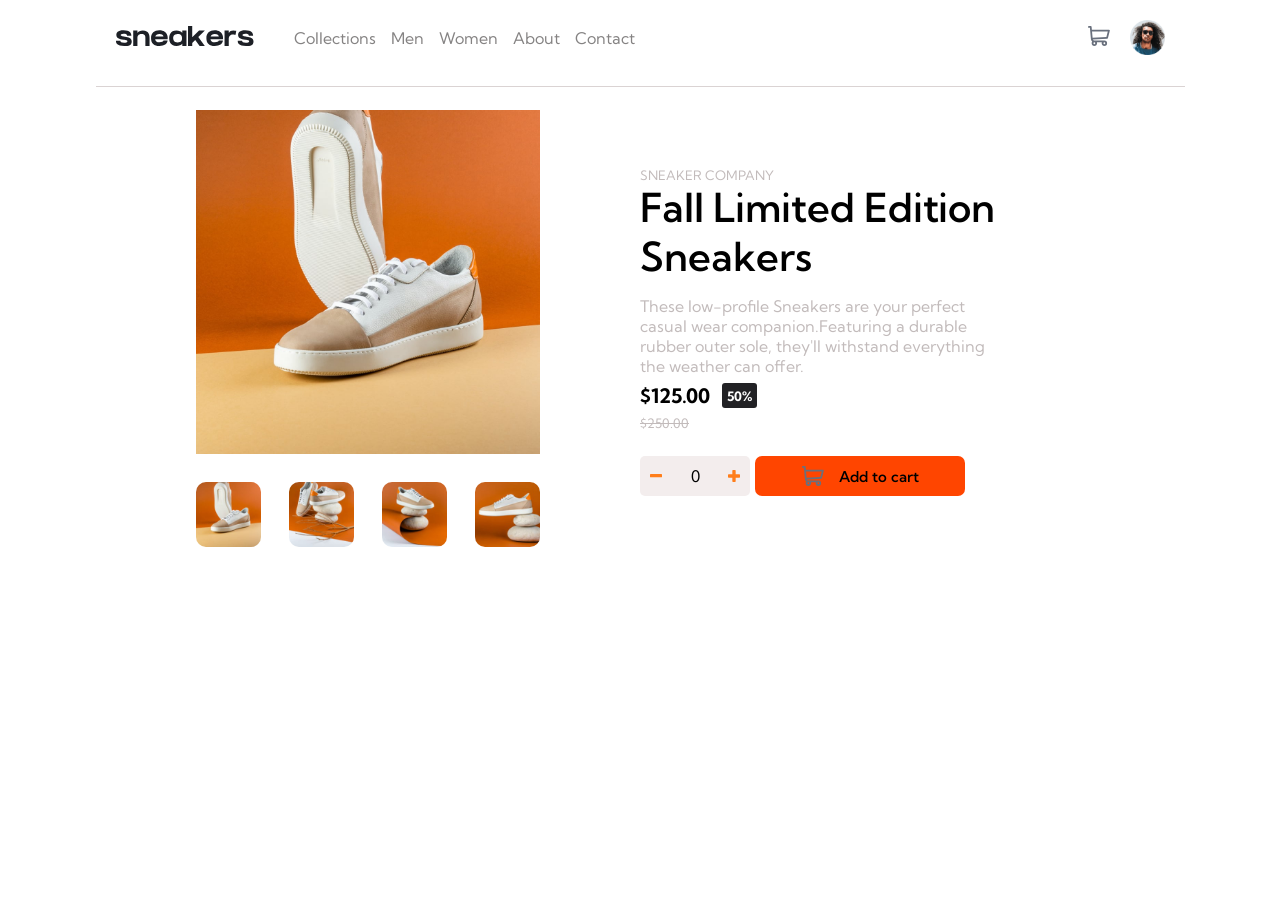
<file: index.html>
<!DOCTYPE html>
<html lang="en">
  <head>
    <meta charset="UTF-8" />
    <meta name="viewport" content="width=device-width, initial-scale=1.0" />
    <title>e-commerce</title>
    <link rel="stylesheet" href="style.css" />
  </head>
  <body>
    <div class="navigation">
      <div class="dropdown">
        <ul class="dropdownstuff">
          <li>Collections</li>
          <li>Men</li>
          <li>Women</li>
          <li>About</li>
          <li>Contact</li>
        </ul>
      </div>
      <div class="ronny">
        <img src="images/menu.svg" alt="" class="menu" />
        <img src="images/logo.svg" alt="" class="logo" />
      </div>
      <div class="navfirstpart">
        <ul class="navlist">
          <li>Collections</li>
          <li>Men</li>
          <li>Women</li>
          <li>About</li>
          <li>Contact</li>
        </ul>

        <div class="navlastpart">
          <div class="cartnigga">
            <img src="images/icon-cart.svg" alt="" class="cartlogo" />
            <div class="cartnum">5</div>
          </div>
          <img src="images/image-avatar.png" alt="" class="profilepic" />
        </div>
      </div>
      <div class="cartbox">
        <div class="pcart">cart</div>
        <div class="emptycart">Your Cart is Empty.</div>
        <div class="whole">
          <div class="insidecartbox">
            <img
              src="images/image-product-1-thumbnail.jpg"
              alt=""
              class="insidecartboximg"
            />
            <div class="ss">
              Fall Limited Edition Sneakers $<span class="price">125.00</span>
              x<span class="multiplynum"></span> $<span class="total"
                >375.00
              </span>
              <img src="images/icon-delete.svg" alt="" class="icon-delete" />
            </div>
          </div>
          <div class="checkout">Checkout</div>
        </div>
      </div>
    </div>
    <div class="fullpage">
      <div class="firstdiv">
        <div class="mainimg">
          <img src="images/image-product-1.jpg" alt="" class="bigimage" />
          <img src="images/image-product-2.jpg" alt="" class="bigimage2" />
          <img src="images/image-product-3.jpg" alt="" class="bigimage3" />
          <img src="images/image-product-4.jpg" alt="" class="bigimage4" />
        </div>
        <div class="smallimg">
          <img
            src="images/image-product-1-thumbnail.jpg"
            alt=""
            class="clickimg1"
          />
          <img
            src="images/image-product-2-thumbnail.jpg"
            alt=""
            class="clickimg2"
          />
          <img
            src="images/image-product-3-thumbnail.jpg"
            alt=""
            class="clickimg3"
          />
          <img
            src="images/image-product-4-thumbnail.jpg"
            alt=""
            class="clickimg4"
          />
        </div>
      </div>
      <div class="seconddiv">
        <header>SNEAKER COMPANY</header>
        <div class="boldheader">Fall Limited Edition Sneakers</div>
        <div class="normaltext">
          These low-profile Sneakers are your perfect casual wear
          companion.Featuring a durable rubber outer sole, they'll withstand
          everything the weather can offer.
        </div>
        <div class="prices">
          $125.00
          <div class="percentage">50%</div>
        </div>
        <div class="cancelprice">$250.00</div>
        <div class="cartquantitywrapper">
          <div class="numbers">
            <div class="minus">
              <img src="images/icon-minus.svg" alt="" class="class-minus" />
            </div>
            <div class="num"></div>
            <div class="minus">
              <img src="images/icon-plus.svg" alt="" class="class-plus" />
            </div>
          </div>
          <div class="addtocart">
            <img src="images/icon-cart.svg" alt="" class="cartimg" />Add to cart
          </div>
        </div>
      </div>
    </div>

    <script>
      function menu() {
        const menu = document.querySelector(".menu");
        const dropdown = document.querySelector(".dropdown");
        menu.addEventListener("click", () => {
          if (dropdown.style.display === "none") {
            dropdown.style.display = "flex";
          } else {
            dropdown.style.display = "none";
          }
        });
      }
      menu();
      function imgclick() {
        const mainimg = document.querySelector(".mainimg");
        const img1 = document.querySelector(".clickimg1");
        const img2 = document.querySelector(".clickimg2");
        const img3 = document.querySelector(".clickimg3");
        const img4 = document.querySelector(".clickimg4");
        const bigimage2 = document.querySelector(".bigimage2");
        const bigimage3 = document.querySelector(".bigimage3");
        const bigimage4 = document.querySelector(".bigimage4");
        const bigimage = document.querySelector(".bigimage");
        img1.addEventListener("click", () => {
          bigimage.style.display = "flex";
          bigimage3.style.display = "none";
          bigimage4.style.display = "none";
          bigimage2.style.display = "none";
        });
        img2.addEventListener("click", () => {
          bigimage.style.display = "none";
          bigimage3.style.display = "none";
          bigimage4.style.display = "none";
          bigimage2.style.display = "flex";
        });
        img3.addEventListener("click", () => {
          bigimage.style.display = "none";
          bigimage3.style.display = "flex";
          bigimage4.style.display = "none";
          bigimage2.style.display = "none";
        });
        img4.addEventListener("click", () => {
          bigimage.style.display = "none";
          bigimage3.style.display = "none";
          bigimage4.style.display = "flex";
          bigimage2.style.display = "none";
        });
      }
      imgclick();
      function clickcart() {
        const cartlogo = document.querySelector(".cartlogo");
        const cartbox = document.querySelector(".cartbox");
        cartlogo.addEventListener("click", () => {
          if (cartbox.style.display === "none") {
            cartbox.style.display = "flex";
          } else {
            cartbox.style.display = "none";
          }
        });
      }
      clickcart();

      function cartidentity(count) {
        const whole = document.querySelector(".whole");
        const emptycart = document.querySelector(".emptycart");
        const cartbox = document.querySelector(".cartbox");
        const cartnum = document.querySelector(".cartnum");
        if (count === 0) {
          cartbox.style.display = "none";
          cartnum.style.display = "none";
          whole.style.display = "none";
          emptycart.style.display = "flex";
        } else {
          cartbox.style.display = "flex";
          cartnum.style.display = "flex";
          whole.style.display = "block";
          emptycart.style.display = "none";
        }
      }
      function updateCart(count) {
        const price = parseFloat(document.querySelector(".price").innerText);
        const multiplyNum = document.querySelector(".multiplynum");
        const total = document.querySelector(".total");
        const cartBadge = document.querySelector(".cartnum");

        multiplyNum.innerText = count;
        total.innerText = (price * count).toFixed(2);
        cartBadge.innerText = count;
      }
      function cartquantity() {
        let cart = document.querySelector(".num");
        const minus = document.querySelector(".class-minus");
        const plus = document.querySelector(".class-plus");
        const addcart = document.querySelector(".addtocart");
        const icondelete = document.querySelector(".icon-delete");
        let count = 0;
        cart.innerHTML = count;
        plus.addEventListener("click", () => {
          count++;
          cart.innerHTML = count;
          updateCart(count);
          cartidentity(count);
        });
        minus.addEventListener("click", () => {
          if (count > 0) {
            count--;
            cart.innerHTML = count;
            updateCart(count);
            cartidentity(count);
          }
        });
        addcart.addEventListener("click", () => {
          count++;
          cart.innerHTML = count;
          if (count > 0) {
            updateCart(count);
            cartidentity(count);
          }
        });
        icondelete.addEventListener("click", () => {
          count = 0;
          cart.innerHTML = count;
          cartidentity(count);
          updateCart(count);
        });
      }
      cartquantity();
    </script>
  </body>
</html>
</file>
<file: style.css>
@import url('https://fonts.googleapis.com/css2?family=Kumbh+Sans:wght@100..900&display=swap');


*{
  box-sizing: border-box;
  padding: 0;
  margin: 0;
  list-style-type: none;
}
body{
  font-family: "Kumbh Sans", sans-serif;
  font-optical-sizing: auto;
  font-weight: 400;
  font-style: normal;
}
.navigation{
  position: relative;
  max-width: 1089px;
  margin: 0 auto;
  display: flex;
  align-items: center;
  padding: 20px;
  padding-bottom: 31px;
  gap: 40px;
  border-bottom:1px solid rgb(218, 211, 211) ;
  margin-bottom: 20px;
}
.menu{
  display: none;
}
.navfirstpart{
  width: 100%;
  display: flex;
  align-items: center;
  justify-content:space-between;
}
.navlastpart{
  display: flex;
  gap: 20px;
  align-items:center;
}
.navlist{
  display: flex;
  gap: 15px;
  position: relative;
}
li{
  position: relative;
  color: rgb(133, 131, 131);
}
li:hover{
  cursor: pointer;
  color:black;
  transition: 0.3s ease-in;
}
 .navlist li::after{
  content: '';
  position: absolute;
  bottom: -40px;
  left: 0;
  width: 100%;
  height: 4px;
  background-color: hsl(26, 100%, 55%);
  opacity: 0;
  transition: opacity 0.2s ease;

}
li:hover::after{
 opacity: 1;
}
.profilepic{
  width: 35px;
}
.profilepic:hover{
  border:2px solid orangered;
  cursor: pointer;
  border-radius: 50%;
}
.fullpage{
  display: grid;
  max-width: 1089px;
  margin: 0 auto;
  grid-template-columns: 1fr 1fr;
  grid-template-rows:1fr ;
  height: 500px;
}
.firstdiv{
  grid-area: 1/1;
}
.mainimg{
  padding: 3px;
  width: 350px;
  border-radius: 10px;
  display: flex;
  margin: auto;
  margin-bottom: 25px;
  cursor: pointer;
}
.bigimage{
  width: 100%;
}
.bigimage2,.bigimage3,.bigimage4{
  width: 100%;
  display: none;
}

.smallimg{
  display: flex;  
  gap: 28px;
  justify-content: center;
}
.smallimg img{
  width: 65px;
  border-radius: 10px;
}
.smallimg img:hover{
  opacity: 0.7;
  transition: ease 0.4s;
  cursor: pointer;
}
.seconddiv{
  padding-top: 60px;
  grid-area: 1/2;
}
header{
  color: rgb(194, 187, 187);
  font-size: 13px;
}
.boldheader{
  font-size: 40px;
  font-weight: 550;
  width: 400px;
}
.prices{
  font-size: 20px;
  font-weight: 700;
  display: flex;
  gap: 12px;
  margin-top: 7px;
}
.cartnigga{
  position: relative;
}
.cartnigga{
  cursor: pointer;
}
.cartnum{
  position: absolute;
  top: -4px;
  right: -6px;
  font-size: 10px;
  background-color: orangered;
  width: 17px;
  display: flex;
  justify-content: center;
  color: white;
  border-radius: 4px;
  display: none;
}
.percentage{
  color: white;
  display: flex;
  align-items: center;
  justify-content: center;
  border-radius: 3px;
  font-size: small;
  width: 35px;
  background-color:rgb(34, 34, 37);
}
.dropdown{
  background-color: white;
  padding: 10px;
  display: flex;
  flex-direction: column;
  gap: 10px;
  border-radius: 5px;
  position: absolute;
  top: 67px;
  right: 0;
  font-size: 12px;
  box-shadow: 0px 3px 9px rgb(73, 72, 72);
  width:100%;
  display: none;
}
.dropdownstuff li {
  border-bottom:1px solid orange;
  justify-content: center;
  display: flex;
  padding: 8px;
}
.cancelprice{
  text-decoration: line-through;
  font-size: small;
   color: rgb(194, 187, 187);
   margin-top: 7px;
}
.normaltext{
  color: rgb(194, 187, 187);
  width: 365px;
  margin-top: 15px;
}
.minus{
  color: orange;
  font-family: Arial, Helvetica, sans-serif;

}
.cartimg{
  margin-right: 15px;
}
.checkout{
  display: flex;
  justify-content: center;
  background-color: orangered;
  border-radius: 9px;
  padding: 13px;
  font-size: 14px;
  font-weight: 550;
  
}

.checkout:hover{
  opacity: 0.8;
  transition: ease 0.4s;
  cursor: pointer;
}
.whole{
  display: none;
}
.emptycart{
  display: flex;
  align-items: center;
  justify-content: center;
  font-weight: 500;
  font-size: medium;
}
.cartbox{
  background-color: white;
  padding: 10px;
  display: flex;
  flex-direction: column;
  gap: 10px;
  border-radius: 5px;
  position: absolute;
  right: -40px;
  top: 65px;
  font-size: 12px;
  display: none;
  box-shadow: 0px 3px 9px rgb(73, 72, 72);
  width: 290px;
}
.insidecartboximg{
  width: 37px;
  border-radius: 4px;
}
.insidecartbox{
  display: flex; 
  width: 260px;
  padding: 8px;
  gap: 10px;
  color: rgb(143, 139, 139) ;
}
.pcart{
  font-size: medium;
  font-weight: 700;
  padding: 8px;
  border-bottom: 1px solid rgb(219, 212, 212);
}
.icon-delete{
 position: absolute;
 right: 30px;
 cursor: pointer;
}
.numbers{
  display: flex;
  width: 110px;
  background-color: rgb(243, 237, 237);
  justify-content: space-between;
  padding: 10px;
  align-items: center;
  border-radius: 5px;
}
.minus img{
  display: flex;
  align-items: center;
  cursor: pointer;
}
.addtocart{
  background-color:orangered;
  width: 100px;
  display: flex;
  align-items: center;
  justify-content: center;
  width: 210px;
  cursor: pointer;
  border-radius: 7px;
  font-weight: 550;
  font-size: 15px;
}
.addtocart:hover{
  opacity: 0.9;
  transition: ease 0.4s;
}
.cartquantitywrapper{
  display: flex;
  margin-top: 25px;
  gap: 5px;
}
@media(max-width:1200px){
  .navigation{
    width: 100%;
    margin: 0;
    max-width: unset;
    padding: 20px;
    padding-left: 15px;
    padding-right: 15px;
  }
  .cartbox{
    right: 10px;
  }
}
@media(max-width:920px){
  .navlist{
    display: none;
  }
  .navfirstpart{
    width: unset;
  }
  .fullpage{
    display: grid;
    grid-template-columns: 1fr;
    grid-template-rows: 1fr 1fr;
  
  }
  .mainimg{
    margin: 0;
  }
  .smallimg{
    justify-content: unset;
    display: none;
  }
  .mainimg{
    width: 100%;
  }
  .menu{
    display: flex;
    align-items: center;
    cursor: pointer;

  }
  .ronny{
    display: flex;
    align-items: center;
    gap: 25px;
  }


 .navigation{
  width: 100%;   
  margin: 0;
  border: none;
  padding: 13px;
  justify-content: space-between;


    
  }
  .firstdiv{
    grid-area: 1/1;
    margin: 0;
  }
  .cartbox{
    right: 20px;
  }
  .seconddiv{
    grid-area: 2/1;
    width: 100%;
     padding: 35px;
  }
  .boldheader , .normaltext , .numbers , .addtocart{
    width: 100%;
  }
  header{
    margin-bottom: 10px;
    color: grey;
    font-weight:550;

  }
  .normaltext{
    line-height: 25px;
    color: grey;
    font-size: medium;
  }
  .boldheader{
    font-size: 30px;
  }
  .cartquantitywrapper{
    flex-direction: column;
    gap: 20px;
  }
.addtocart , .numbers{
  padding: 12px;
}
}
</file>
<file: commerce.css>
@import url('https://fonts.googleapis.com/css2?family=Kumbh+Sans:wght@100..900&display=swap');


*{
  box-sizing: border-box;
  padding: 0;
  margin: 0;
  list-style-type: none;
}
body{
  font-family: "Kumbh Sans", sans-serif;
  font-optical-sizing: auto;
  font-weight: 400;
  font-style: normal;
}
.navigation{
  position: relative;
  max-width: 1089px;
  margin: 0 auto;
  display: flex;
  align-items: center;
  padding: 20px;
  padding-bottom: 31px;
  gap: 40px;
  border-bottom:1px solid rgb(218, 211, 211) ;
  margin-bottom: 20px;
}
.menu{
  display: none;
}
.navfirstpart{
  width: 100%;
  display: flex;
  align-items: center;
  justify-content:space-between;
}
.navlastpart{
  display: flex;
  gap: 20px;
  align-items:center;
}
.navlist{
  display: flex;
  gap: 15px;
  position: relative;
}
li{
  position: relative;
  color: rgb(133, 131, 131);
}
li:hover{
  cursor: pointer;
  color:black;
  transition: 0.3s ease-in;
}
 .navlist li::after{
  content: '';
  position: absolute;
  bottom: -40px;
  left: 0;
  width: 100%;
  height: 4px;
  background-color: hsl(26, 100%, 55%);
  opacity: 0;
  transition: opacity 0.2s ease;

}
li:hover::after{
 opacity: 1;
}
.profilepic{
  width: 35px;
}
.profilepic:hover{
  border:2px solid orangered;
  cursor: pointer;
  border-radius: 50%;
}
.fullpage{
  display: grid;
  max-width: 1089px;
  margin: 0 auto;
  grid-template-columns: 1fr 1fr;
  grid-template-rows:1fr ;
  height: 500px;
}
.firstdiv{
  grid-area: 1/1;
}
.mainimg{
  padding: 3px;
  width: 350px;
  border-radius: 10px;
  display: flex;
  margin: auto;
  margin-bottom: 25px;
  cursor: pointer;
}
.bigimage{
  width: 100%;
}
.bigimage2,.bigimage3,.bigimage4{
  width: 100%;
  display: none;
}

.smallimg{
  display: flex;  
  gap: 28px;
  justify-content: center;
}
.smallimg img{
  width: 65px;
  border-radius: 10px;
}
.smallimg img:hover{
  opacity: 0.7;
  transition: ease 0.4s;
  cursor: pointer;
}
.seconddiv{
  padding-top: 60px;
  grid-area: 1/2;
}
header{
  color: rgb(194, 187, 187);
  font-size: 13px;
}
.boldheader{
  font-size: 40px;
  font-weight: 550;
  width: 400px;
}
.prices{
  font-size: 20px;
  font-weight: 700;
  display: flex;
  gap: 12px;
  margin-top: 7px;
}
.cartnigga{
  position: relative;
}
.cartnigga{
  cursor: pointer;
}
.cartnum{
  position: absolute;
  top: -4px;
  right: -6px;
  font-size: 10px;
  background-color: orangered;
  width: 17px;
  display: flex;
  justify-content: center;
  color: white;
  border-radius: 4px;
  display: none;
}
.percentage{
  color: white;
  display: flex;
  align-items: center;
  justify-content: center;
  border-radius: 3px;
  font-size: small;
  width: 35px;
  background-color:rgb(34, 34, 37);
}
.dropdown{
  background-color: white;
  padding: 10px;
  display: flex;
  flex-direction: column;
  gap: 10px;
  border-radius: 5px;
  position: absolute;
  top: 67px;
  right: 0;
  font-size: 12px;
  box-shadow: 0px 3px 9px rgb(73, 72, 72);
  width:100%;
  display: none;
}
.dropdownstuff li {
  border-bottom:1px solid orange;
  justify-content: center;
  display: flex;
  padding: 8px;
}
.cancelprice{
  text-decoration: line-through;
  font-size: small;
   color: rgb(194, 187, 187);
   margin-top: 7px;
}
.normaltext{
  color: rgb(194, 187, 187);
  width: 365px;
  margin-top: 15px;
}
.minus{
  color: orange;
  font-family: Arial, Helvetica, sans-serif;

}
.cartimg{
  margin-right: 15px;
}
.checkout{
  display: flex;
  justify-content: center;
  background-color: orangered;
  border-radius: 9px;
  padding: 13px;
  font-size: 14px;
  font-weight: 550;
  
}

.checkout:hover{
  opacity: 0.8;
  transition: ease 0.4s;
  cursor: pointer;
}
.whole{
  display: none;
}
.emptycart{
  display: flex;
  align-items: center;
  justify-content: center;
  font-weight: 500;
  font-size: medium;
}
.cartbox{
  background-color: white;
  padding: 10px;
  display: flex;
  flex-direction: column;
  gap: 10px;
  border-radius: 5px;
  position: absolute;
  right: -40px;
  top: 65px;
  font-size: 12px;
  display: none;
  box-shadow: 0px 3px 9px rgb(73, 72, 72);
  width: 290px;
}
.insidecartboximg{
  width: 37px;
  border-radius: 4px;
}
.insidecartbox{
  display: flex; 
  width: 260px;
  padding: 8px;
  gap: 10px;
  color: rgb(143, 139, 139) ;
}
.pcart{
  font-size: medium;
  font-weight: 700;
  padding: 8px;
  border-bottom: 1px solid rgb(219, 212, 212);
}
.icon-delete{
 position: absolute;
 right: 30px;
 cursor: pointer;
}
.numbers{
  display: flex;
  width: 110px;
  background-color: rgb(243, 237, 237);
  justify-content: space-between;
  padding: 10px;
  align-items: center;
  border-radius: 5px;
}
.minus img{
  display: flex;
  align-items: center;
  cursor: pointer;
}
.addtocart{
  background-color:orangered;
  width: 100px;
  display: flex;
  align-items: center;
  justify-content: center;
  width: 210px;
  cursor: pointer;
  border-radius: 7px;
  font-weight: 550;
  font-size: 15px;
}
.addtocart:hover{
  opacity: 0.9;
  transition: ease 0.4s;
}
.cartquantitywrapper{
  display: flex;
  margin-top: 25px;
  gap: 5px;
}
@media(max-width:1200px){
  .navigation{
    width: 100%;
    margin: 0;
    max-width: unset;
    padding: 20px;
    padding-left: 15px;
    padding-right: 15px;
  }
  .cartbox{
    right: 10px;
  }
}
@media(max-width:920px){
  .navlist{
    display: none;
  }
  .navfirstpart{
    width: unset;
  }
  .fullpage{
    display: grid;
    grid-template-columns: 1fr;
    grid-template-rows: 1fr 1fr;
  
  }
  .mainimg{
    margin: 0;
  }
  .smallimg{
    justify-content: unset;
    display: none;
  }
  .mainimg{
    width: 100%;
  }
  .menu{
    display: flex;
    align-items: center;
    cursor: pointer;

  }
  .ronny{
    display: flex;
    align-items: center;
    gap: 25px;
  }


 .navigation{
  width: 100%;   
  margin: 0;
  border: none;
  padding: 13px;
  justify-content: space-between;


    
  }
  .firstdiv{
    grid-area: 1/1;
    margin: 0;
  }
  .cartbox{
    right: 20px;
  }
  .seconddiv{
    grid-area: 2/1;
    width: 100%;
     padding: 35px;
  }
  .boldheader , .normaltext , .numbers , .addtocart{
    width: 100%;
  }
  header{
    margin-bottom: 10px;
    color: grey;
    font-weight:550;

  }
  .normaltext{
    line-height: 25px;
    color: grey;
    font-size: medium;
  }
  .boldheader{
    font-size: 30px;
  }
  .cartquantitywrapper{
    flex-direction: column;
    gap: 20px;
  }
.addtocart , .numbers{
  padding: 12px;
}
}
</file>
